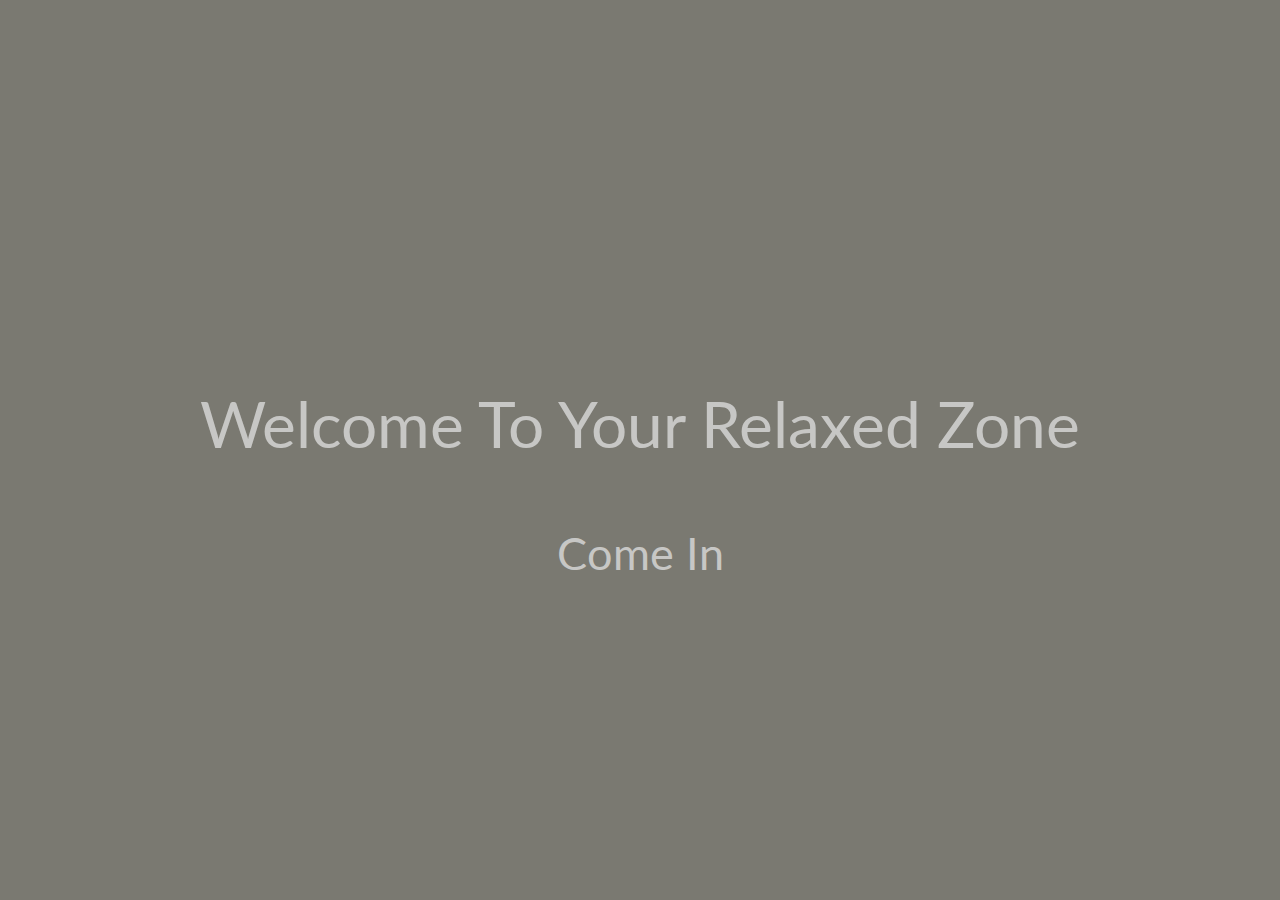
<file: index.html>
<!DOCTYPE html>
<html lang="en" dir="ltr">
  <head>
    <meta charset="utf-8">
    <link rel="stylesheet" type="text/css" href="style.css">

    <link rel="preconnect" href="https://fonts.googleapis.com">
    <link rel="preconnect" href="https://fonts.gstatic.com" crossorigin>
    <link href="https://fonts.googleapis.com/css2?family=Lato:wght@100&family=Quicksand:wght@300&display=swap" rel="stylesheet">

    <title></title>
  </head>
  <body>
    <div class="fadein">
      <p>Welcome To Your Relaxed Zone</p>
      <a class="comein" href="index01.html"> Come In </a>
    </div>

  </body>
</html>
</file>
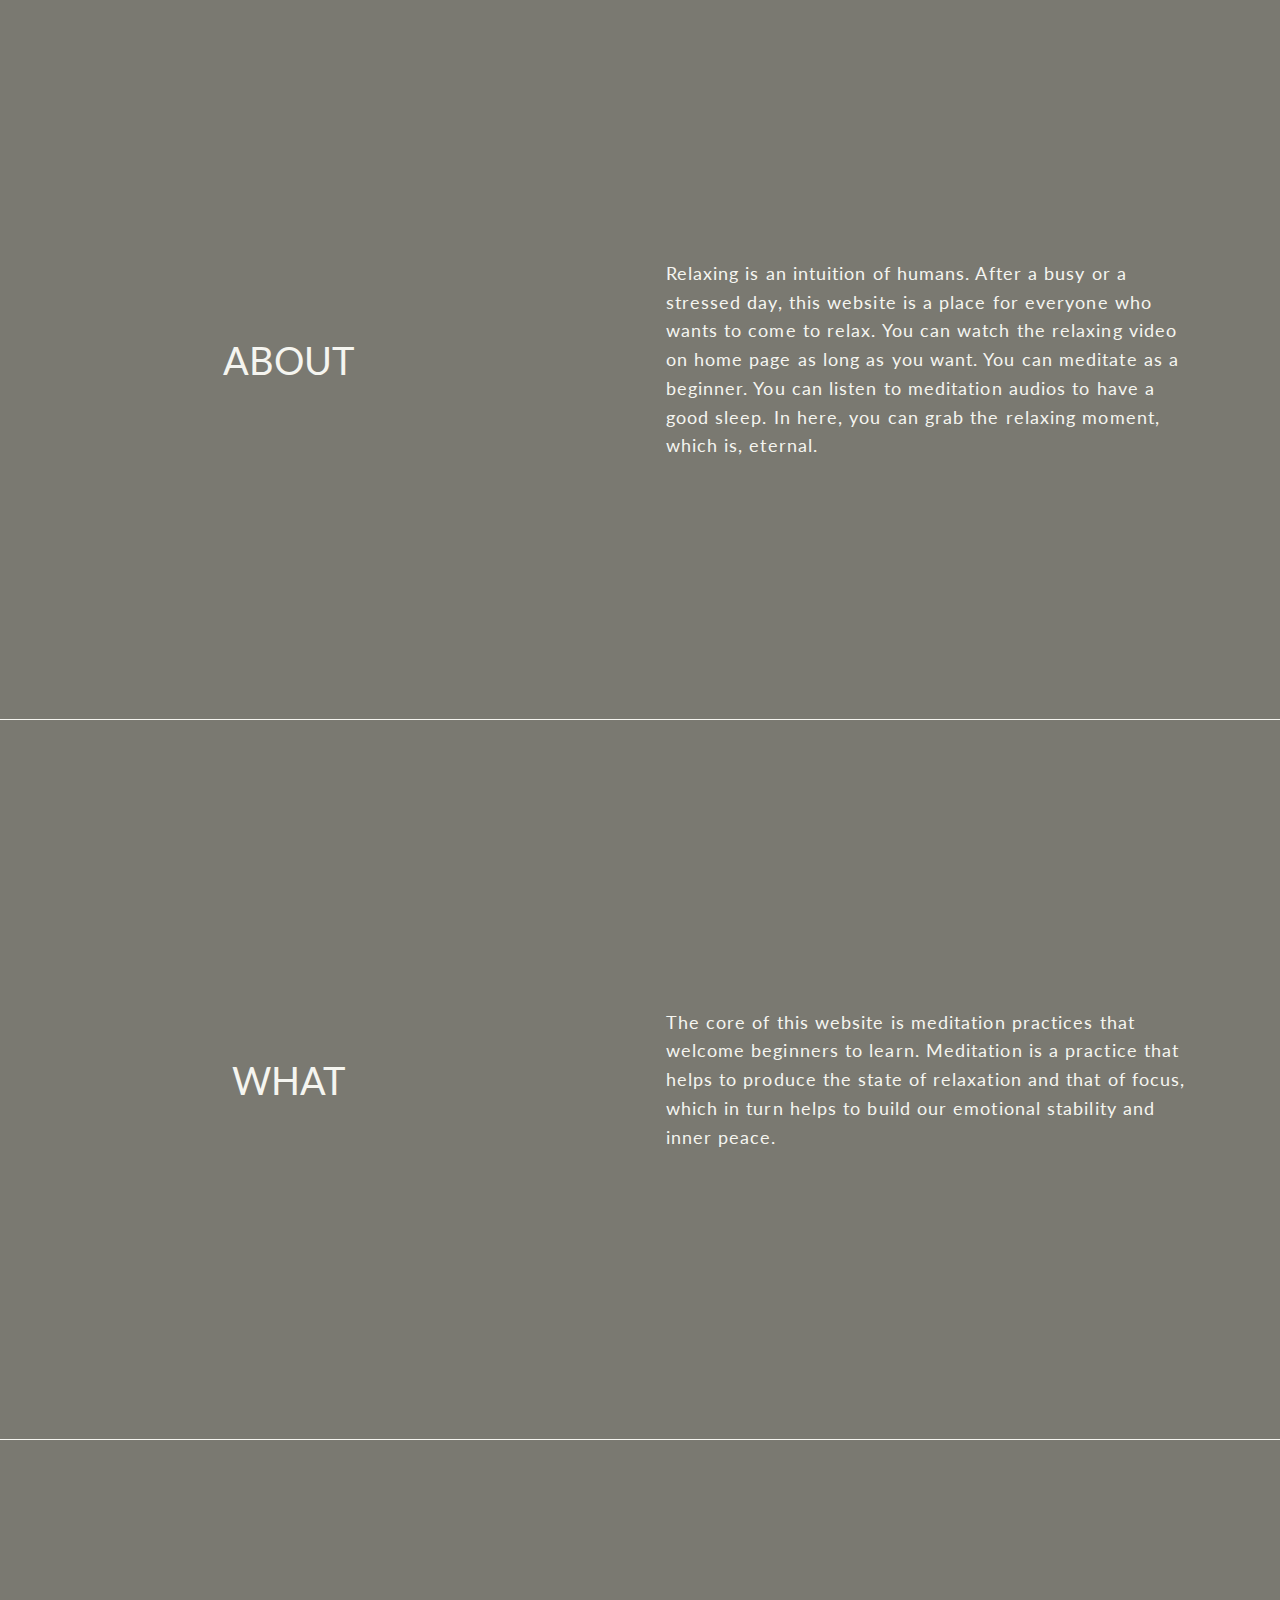
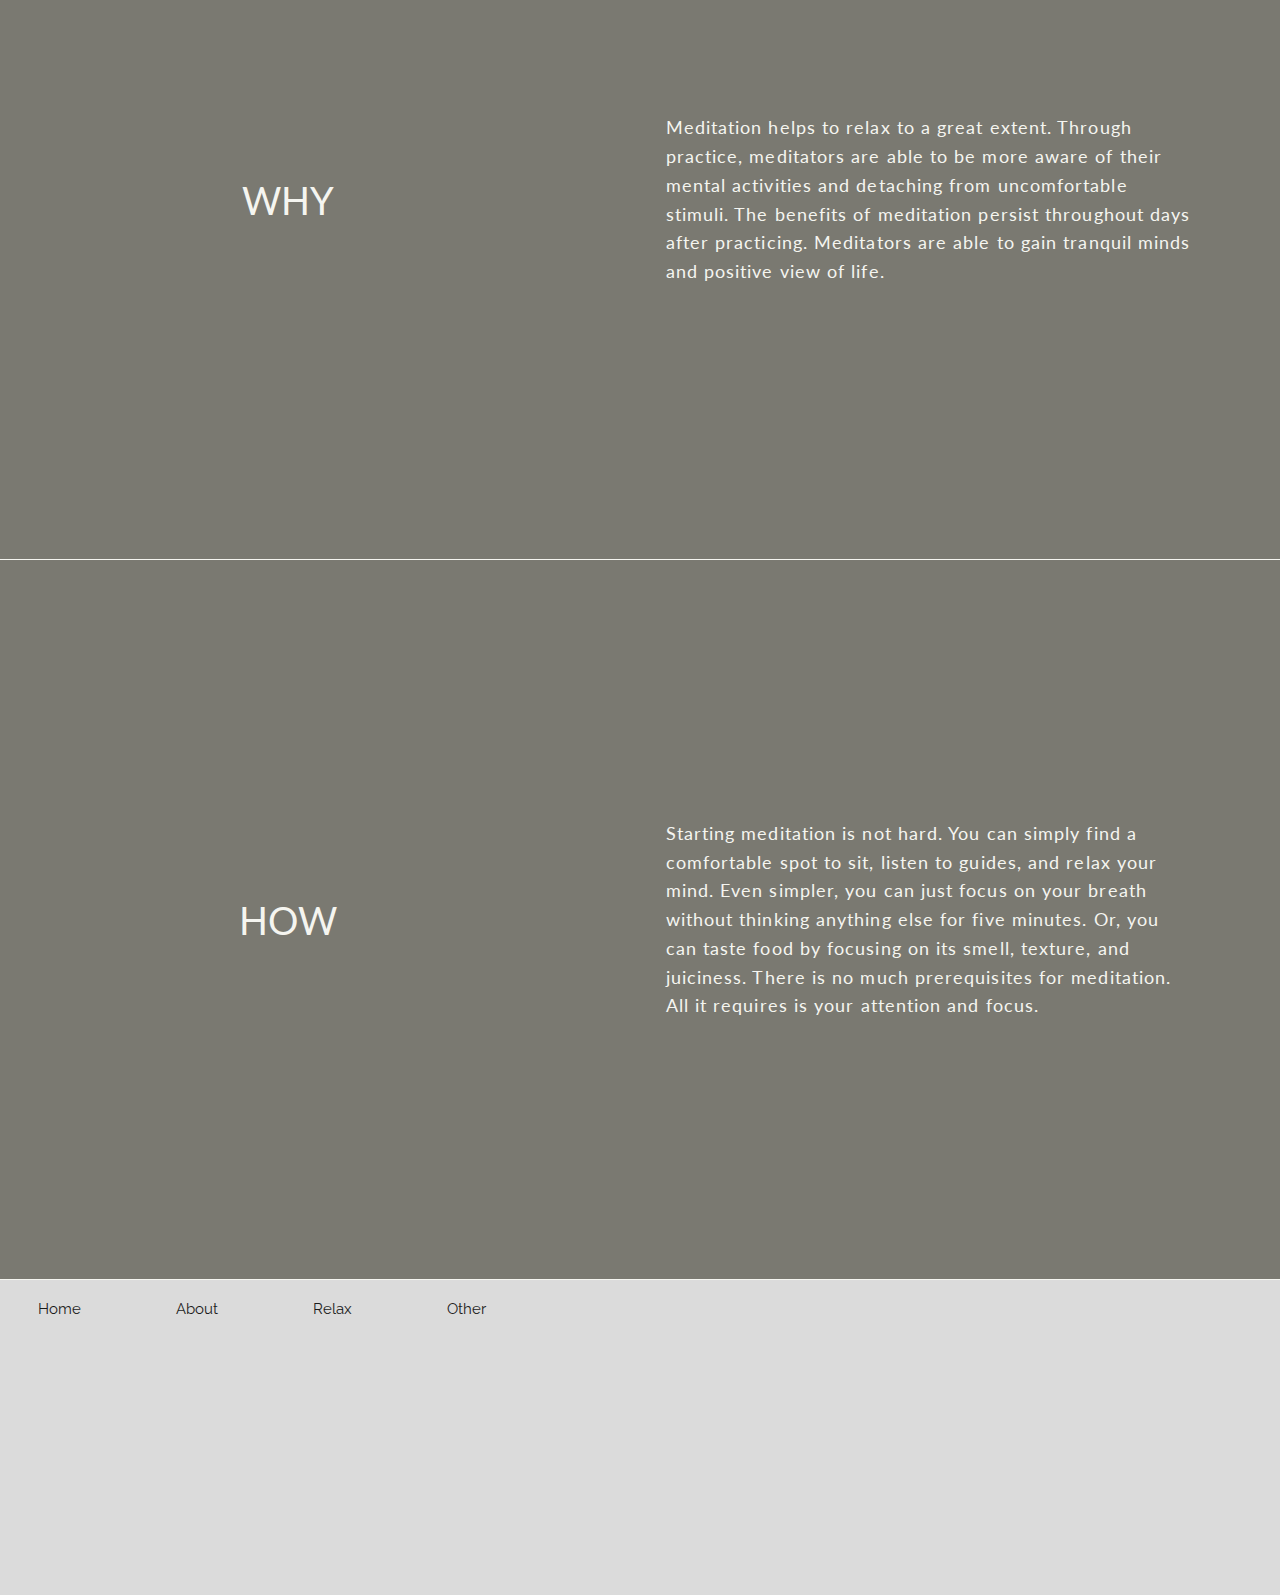
<file: index02.html>
<!DOCTYPE html>
<html lang="en" dir="ltr">
  <head>
    <meta charset="utf-8">

    <link rel="stylesheet" type="text/css" href="style.css">

    <link rel="preconnect" href="https://fonts.googleapis.com">
  <link rel="preconnect" href="https://fonts.gstatic.com" crossorigin>
  <link href="https://fonts.googleapis.com/css2?family=Lato:wght@100&family=Raleway:wght@200&display=swap" rel="stylesheet">
    <title></title>

  </head>

  <body>

    <div class="AbtTxt">
      <div class="abtweb">
        <p>ABOUT</p>
      </div>

      <div class="abtwebtxt">
        <p>Relaxing is an intuition of humans. After a busy or a stressed day, this website is a place for everyone who wants to come to relax. You can watch the relaxing video on home page as long as you want. You can meditate as a beginner. You can listen to meditation audios to have a good sleep. In here, you can grab the relaxing moment, which is, eternal.</p>
      </div>

      <div class="whatweb">
        <p>WHAT</p>
      </div>

      <div class="whatwebtxt">
        <p>The core of this website is meditation practices that welcome beginners to learn. Meditation is a practice that helps to produce the state of relaxation and that of focus, which in turn helps to build our emotional stability and inner peace. </p>
      </div>


      <div class="abtweb">
        <p>WHY</p>
      </div>

      <div class="abtwebtxt">
        <p>Meditation helps to relax to a great extent. Through practice, meditators are able to be more aware of their mental activities and detaching from uncomfortable stimuli. The benefits of meditation persist throughout days after practicing. Meditators are able to gain tranquil minds and positive view of life. </p>
      </div>

      <div class="whatweb">
        <p>HOW</p>
      </div>

      <div class="whatwebtxt">
        <p>Starting meditation is not hard. You can simply find a comfortable spot to sit, listen to guides, and relax your mind. Even simpler, you can just focus on your breath without thinking anything else for five minutes. Or, you can taste food by focusing on its smell, texture, and juiciness. There is no much prerequisites for meditation. All it requires is your attention and focus. </p>
      </div>



      <div class="Menu01">
        <div class="h"> <a class="menubar" href="index01.html"> Home </a> </div>
        <div class="a"> <a class="menubar" href="index02.html"> About </a> </div>
        <div class="r"> <a class="menubar" href="index03.html"> Relax </a> </div>
        <div class="o"> <a class="menubar" href="index04.html"> Other </a> </div>
      </div>

  </body>
</html>
</file>
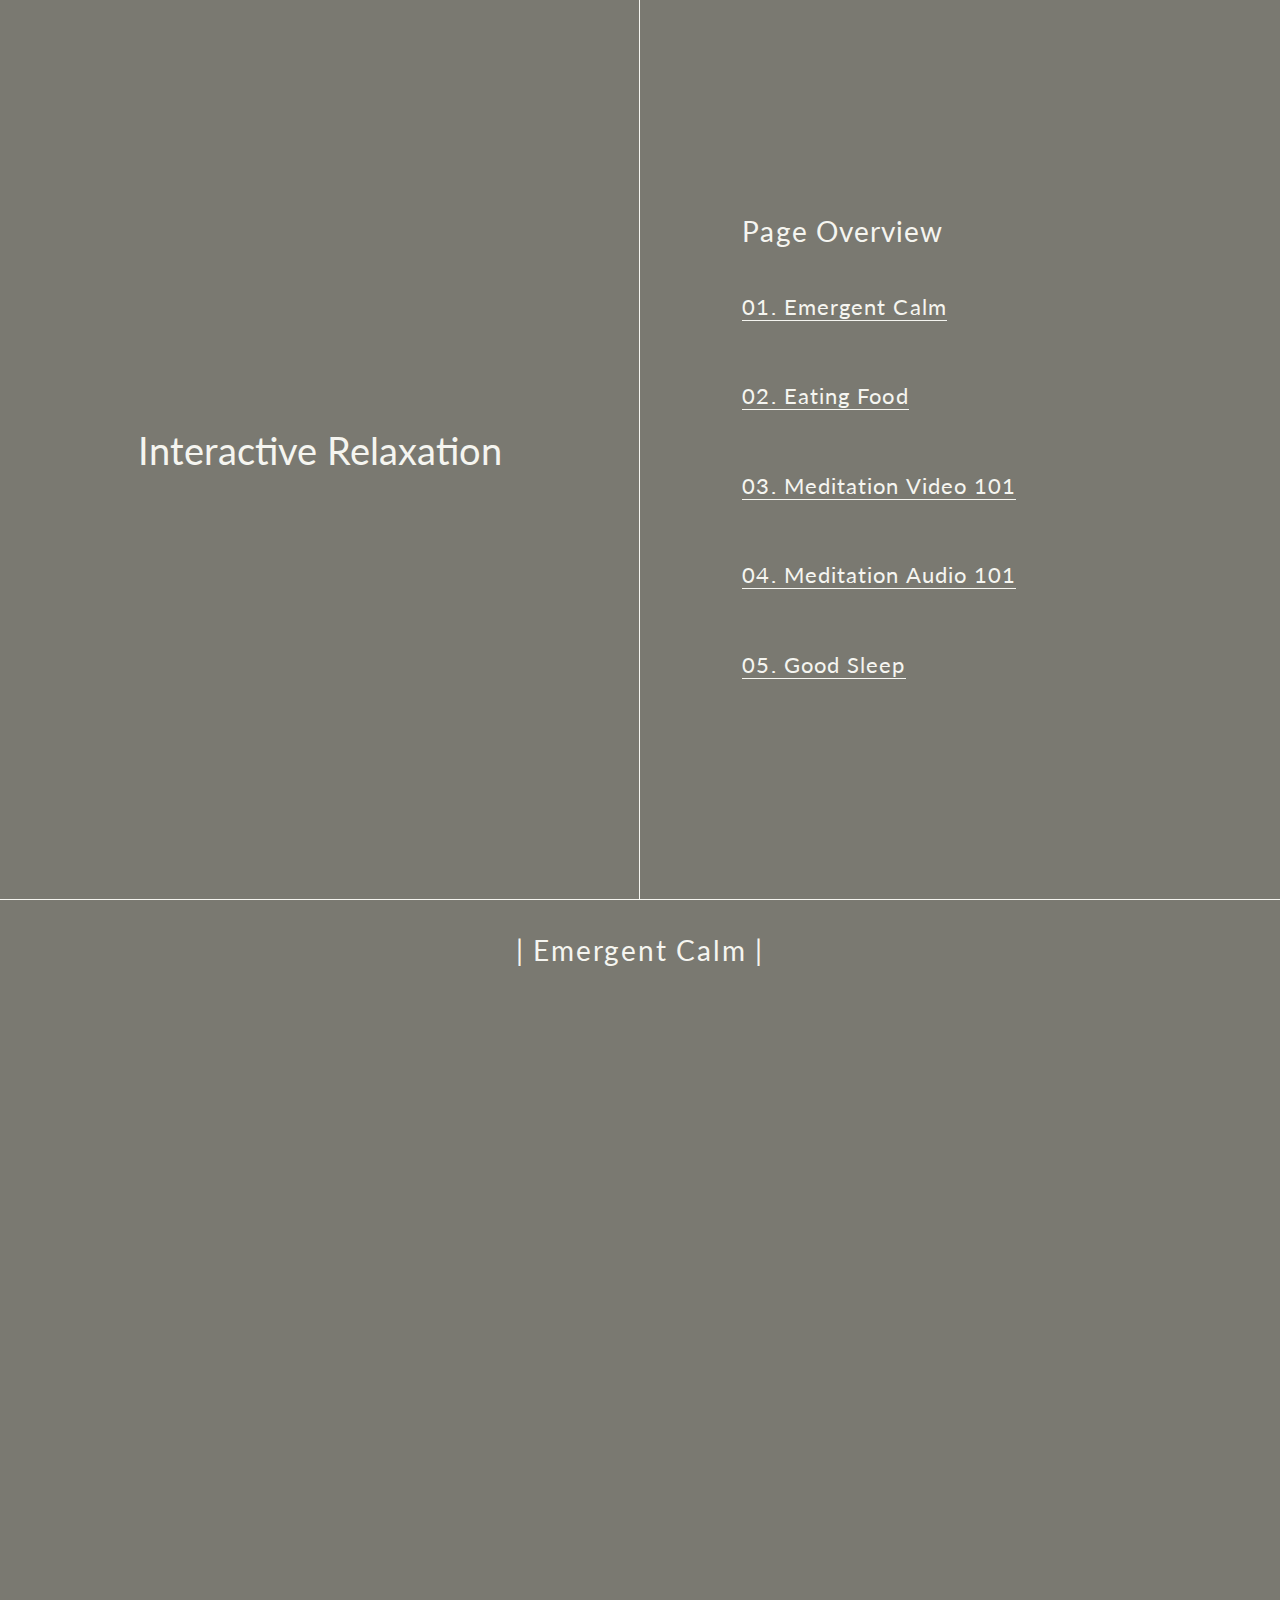
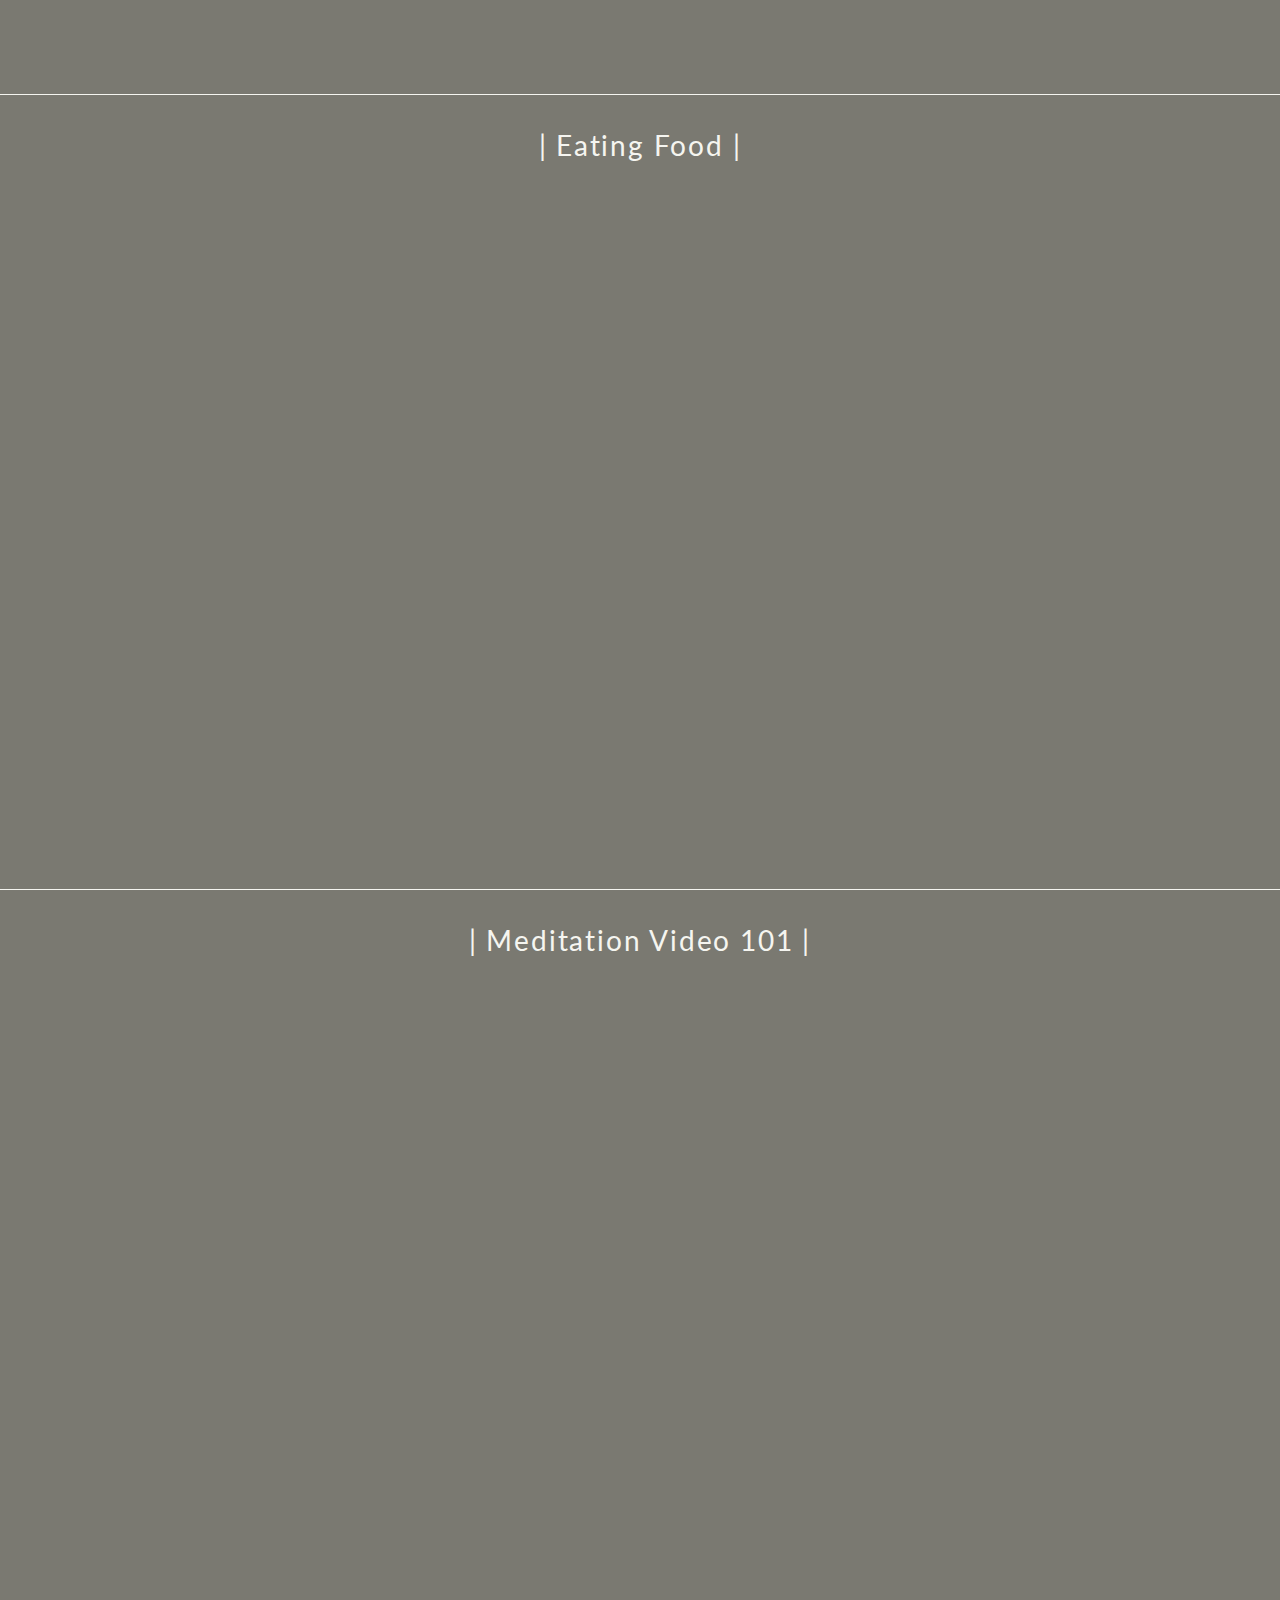
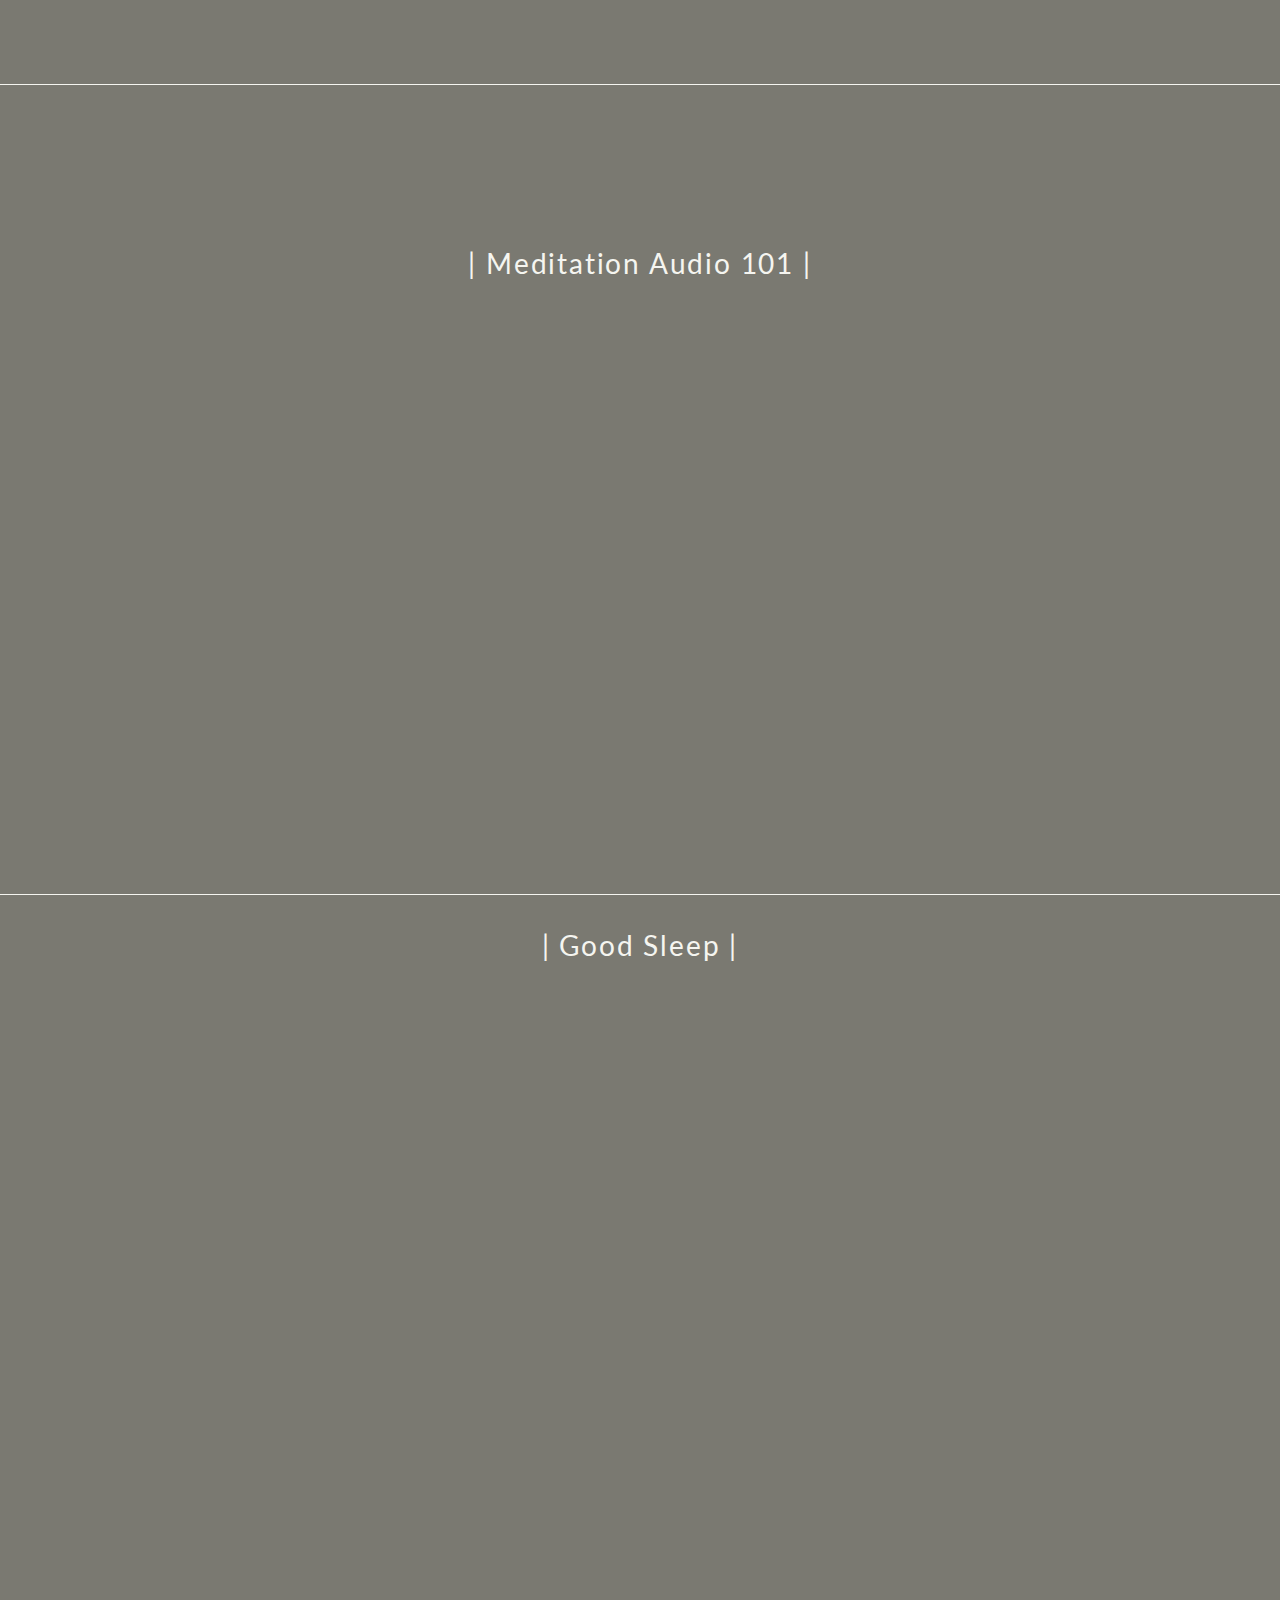
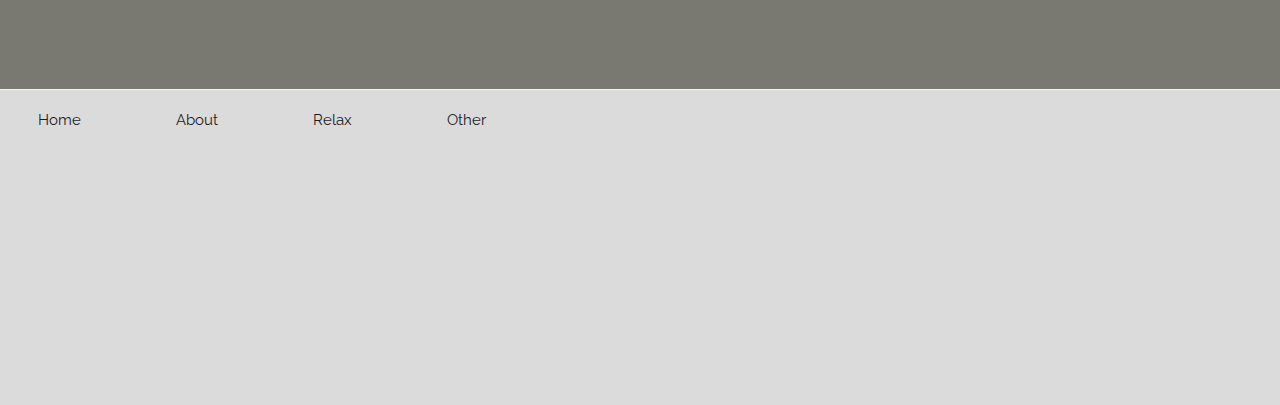
<file: index03.html>
<!DOCTYPE html>
<html lang="en" dir="ltr">
  <head>
    <meta charset="utf-8">

    <link rel="stylesheet" type="text/css" href="style.css">

    <link rel="preconnect" href="https://fonts.googleapis.com">
  <link rel="preconnect" href="https://fonts.gstatic.com" crossorigin>
  <link href="https://fonts.googleapis.com/css2?family=Lato:wght@100&family=Raleway:wght@200&display=swap" rel="stylesheet">
    <title></title>
  </head>
  <body>
  <div class="meditationpage">

    <div class="relaxationtitle">
      <p>Interactive Relaxation</p>
    </div>

    <div class="meditationmenu">
      <div class="meditationsubmenu01"><p>Page Overview</p></div>
      <div class="meditationsubmenu"><p><a class="subweb" href="#01">01. Emergent Calm</a></p></div>
      <div class="meditationsubmenu"><p><a class="subweb" href="#02">02. Eating Food</a></p></div>
      <div class="meditationsubmenu"><p><a class="subweb" href="#03">03. Meditation Video 101</a></p></div>
      <div class="meditationsubmenu"><p><a class="subweb" href="#04">04. Meditation Audio 101</a></p></div>
      <div class="meditationsubmenu"><p><a class="subweb" href="#08">05. Good Sleep</a></p></div>
    </div>
  </div>

  <div class="meditation">
    <div class="relaxtexts">
      <p id="01">| Emergent Calm |</p>
    </div>
    <div class="emergentcalmdownvideo">
      <iframe class="videoemergent" src="https://www.youtube.com/embed/aNXKjGFUlMs" title="YouTube video player" frameborder="0" allow="accelerometer; autoplay; clipboard-write; encrypted-media; gyroscope; picture-in-picture" allowfullscreen></iframe>
    </div>
  </div>

  <div class="meditation">
    <div class="relaxtexts">
      <p id="02">| Eating Food |</p>
    </div>
    <div class="emergentcalmdownvideo">
      <iframe class="videoemergent" src="https://www.youtube.com/embed/eY54f3dyhcI?start=5" title="YouTube video player" frameborder="0" allow="accelerometer; autoplay; clipboard-write; encrypted-media; gyroscope; picture-in-picture" allowfullscreen></iframe>
    </div>
  </div>

  <div class="meditation">
    <div class="relaxtexts">
      <p id="03">| Meditation Video 101 |</p>
    </div>
    <div class="emergentcalmdownvideo">
      <iframe class="videoemergent" src="https://www.youtube.com/embed/U9YKY7fdwyg" title="YouTube video player" frameborder="0" allow="accelerometer; autoplay; clipboard-write; encrypted-media; gyroscope; picture-in-picture" allowfullscreen></iframe>
    </div>
  </div>

  <div class="meditationaudio">
    <div class="relaxtexts">
      <p id="04">| Meditation Audio 101 |</p>
    </div>
    <div class="meditationspotify">
      <iframe style="border-radius:12px" src="https://open.spotify.com/embed/episode/4Fno9R5jQjtQ7vxXFrsiCy?utm_source=generator" width="100%" height="232" frameBorder="0" allowfullscreen="" allow="autoplay; clipboard-write; encrypted-media; fullscreen; picture-in-picture"></iframe>
    </div>
  </div>

  <div class="meditation">
    <div class="relaxtexts">
      <p id="08">| Good Sleep |</p>
    </div>
    <div class="emergentcalmdownvideo">
        <iframe class="videoemergent" src="https://www.youtube.com/embed/DBhadQTCBeo" title="YouTube video player" frameborder="0" allow="accelerometer; autoplay; clipboard-write; encrypted-media; gyroscope; picture-in-picture" allowfullscreen></iframe>
    </div>
  </div>


    <div class="Menu01">
      <div class="h"> <a class="menubar" href="index01.html"> Home </a> </div>
      <div class="a"> <a class="menubar" href="index02.html"> About </a> </div>
      <div class="r"> <a class="menubar" href="index03.html"> Relax </a> </div>
      <div class="o"> <a class="menubar" href="index04.html"> Other </a> </div>
    </div>



  </body>
</html>
</file>
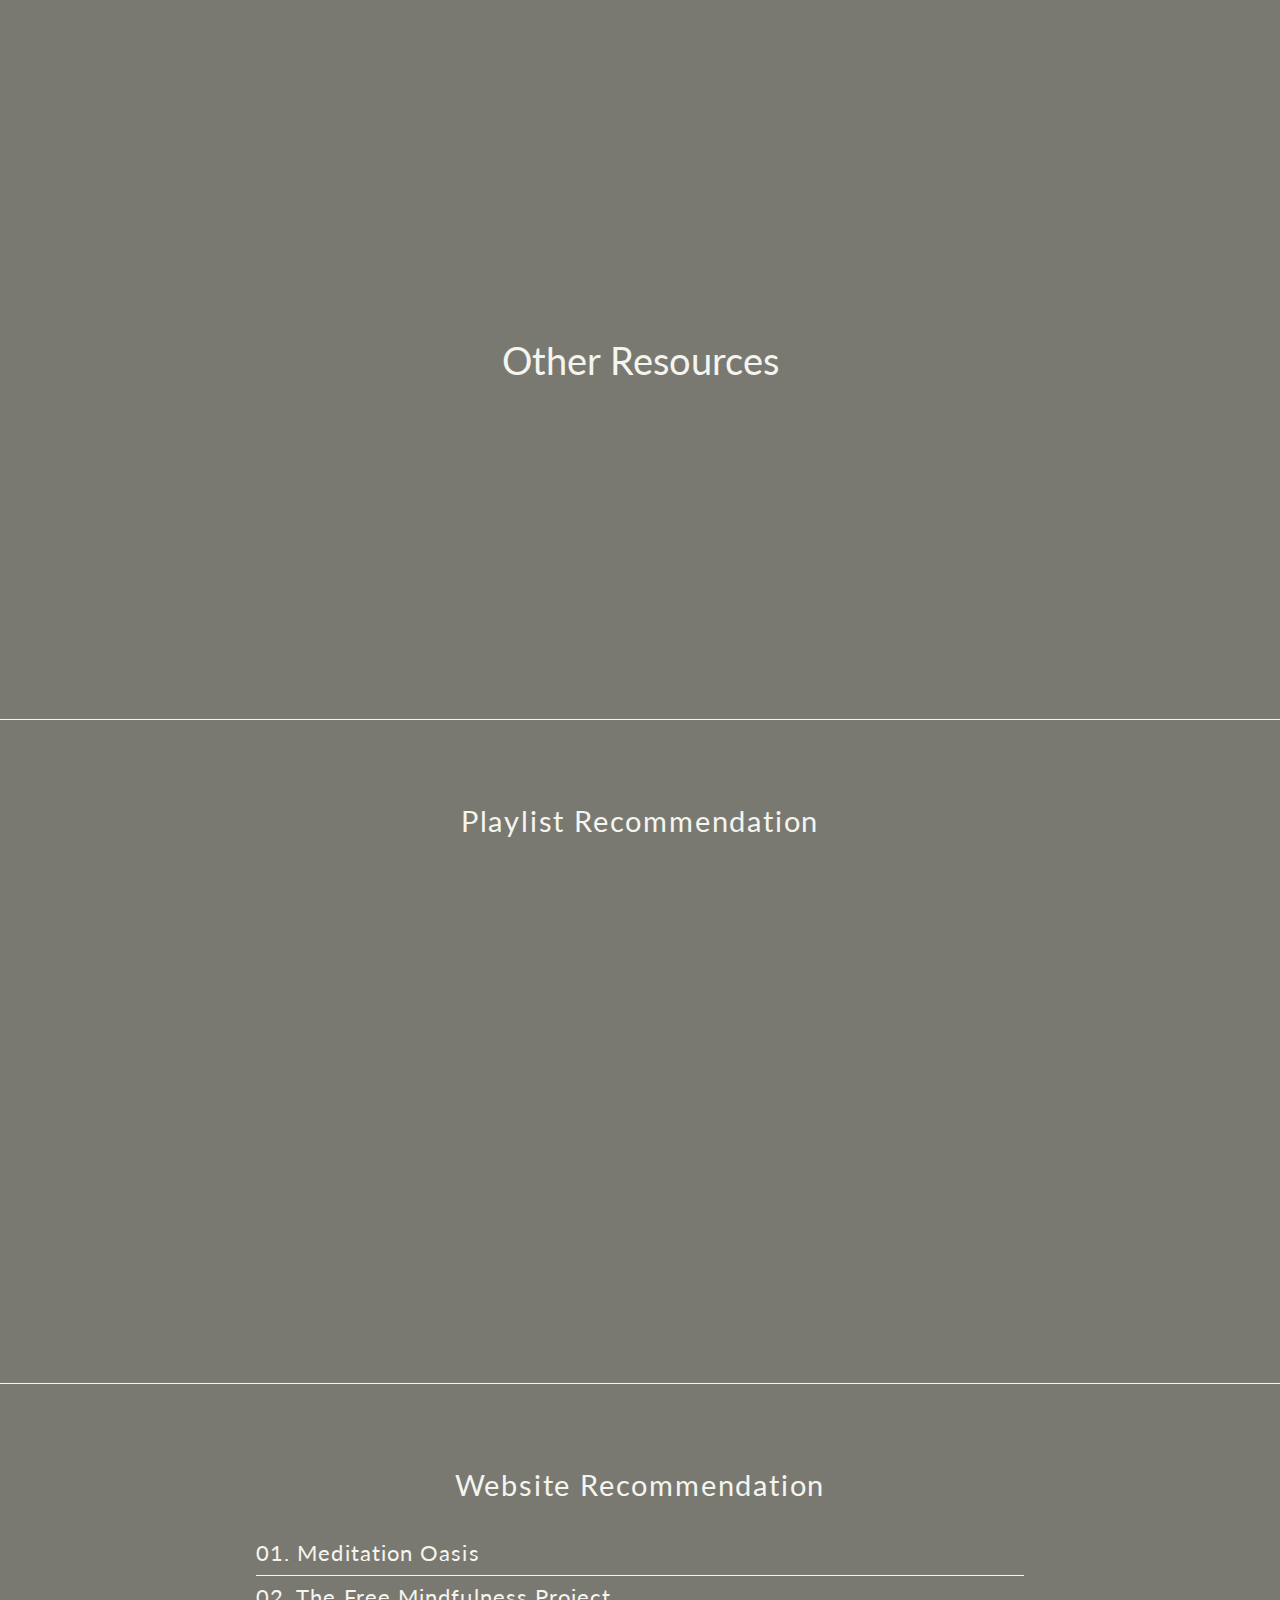
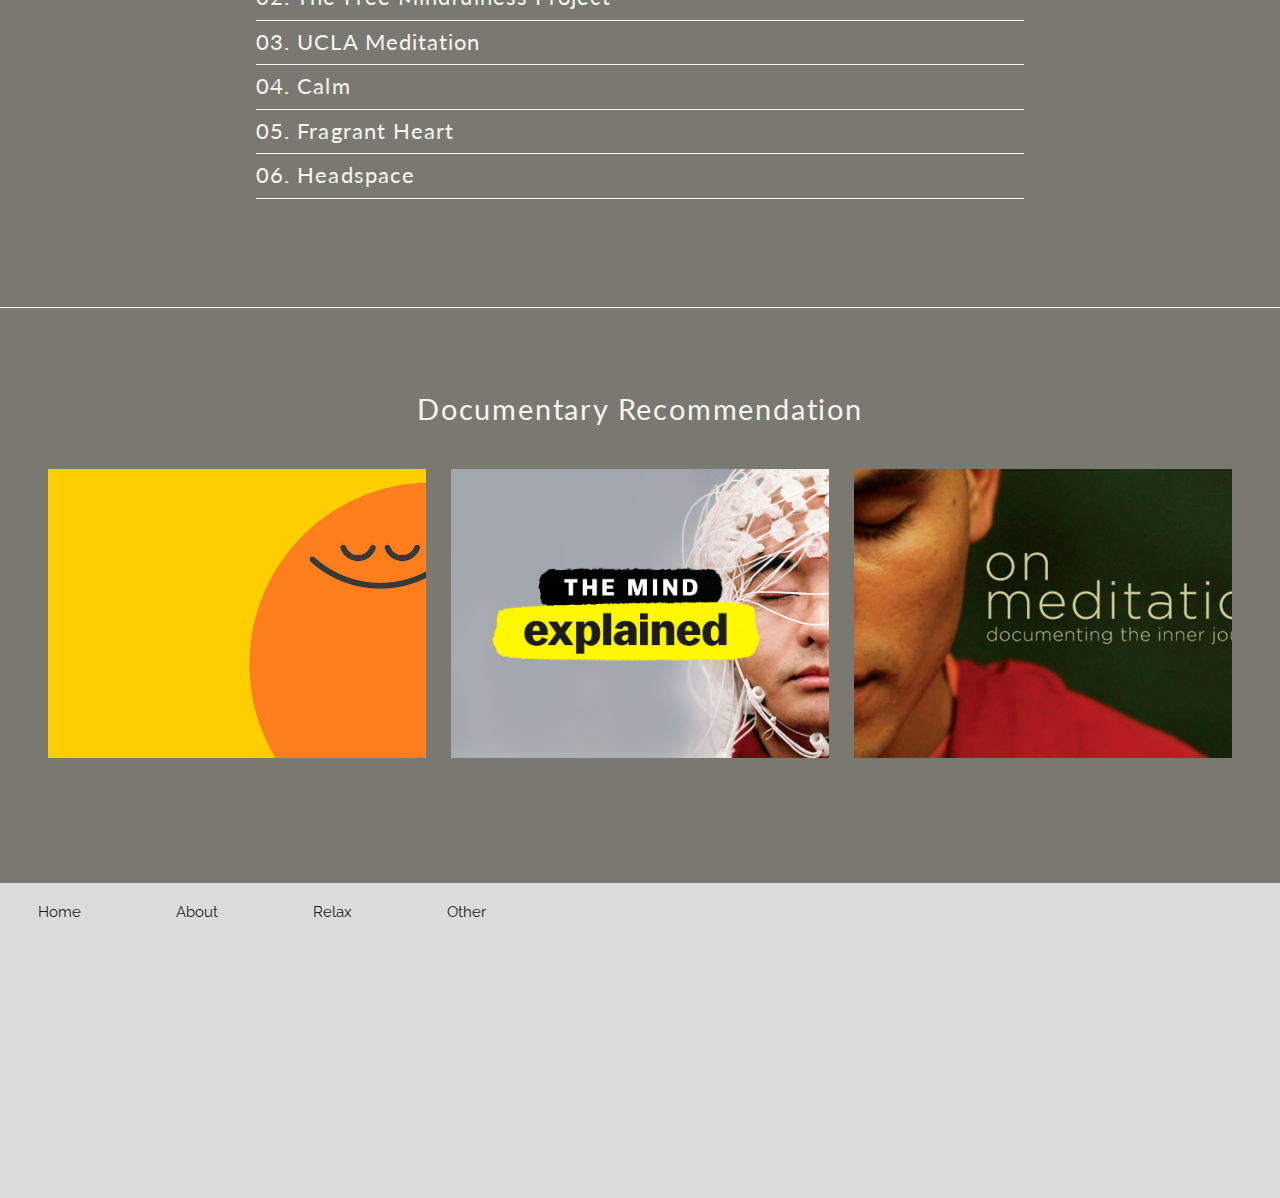
<file: index04.html>
<!DOCTYPE html>
<html lang="en" dir="ltr">
  <head>
    <meta charset="utf-8">

      <link rel="stylesheet" type="text/css" href="style.css">

      <link rel="preconnect" href="https://fonts.googleapis.com">
  <link rel="preconnect" href="https://fonts.gstatic.com" crossorigin>
  <link href="https://fonts.googleapis.com/css2?family=Lato:wght@100&family=Raleway:wght@200&display=swap" rel="stylesheet">
  </head>
  <body>
    <div class="minititle">
      <p>Other Resources</p>
    </div>



<div class="playlists">
  <div class="subplaylists">
    <p>Playlist Recommendation</p>
  </div>
  <div class="links">
    <iframe style="border-radius:12px" src="https://open.spotify.com/embed/artist/4GLYyR12mcN6csCeLaqSKo?utm_source=generator" width="100%" height="380" frameBorder="0" allowfullscreen="" allow="autoplay; clipboard-write; encrypted-media; fullscreen; picture-in-picture"></iframe>
    <iframe style="border-radius:12px" src="https://open.spotify.com/embed/artist/7zwiFdY90oXzLh1Wz22oEq?utm_source=generator" width="100%" height="380" frameBorder="0" allowfullscreen="" allow="autoplay; clipboard-write; encrypted-media; fullscreen; picture-in-picture"></iframe>
    <iframe style="border-radius:12px" src="https://open.spotify.com/embed/playlist/37i9dQZF1DWZqd5JICZI0u?utm_source=generator" width="100%" height="380" frameBorder="0" allowfullscreen="" allow="autoplay; clipboard-write; encrypted-media; fullscreen; picture-in-picture"></iframe>
  </div>
</div>

<div class="websites">

  <div class="subtxt">
    <p>Website Recommendation</p>
  </div>
  <a class="subweb" href="https://www.meditationoasis.com/"> 01. Meditation Oasis</a>
  <a class="subweb" href="https://www.freemindfulness.org/welcome"> 02. The Free Mindfulness Project </a>
  <a class="subweb" href="http://marc.ucla.edu/body.cfm?id=22"> 03. UCLA Meditation </a>
  <a class="subweb" href="https://www.calm.com/"> 04. Calm</a>
  <a class="subweb" href="https://www.fragrantheart.com/cms/free-audio-meditations"> 05. Fragrant Heart</a>
  <a class="subweb" href="https://www.headspace.com/"> 06. Headspace </a>
</div>

<div class="documentary">
  <div class="subplaylists">
    <p>Documentary Recommendation</p>
  </div>

  <div class="imagesubholder">
    <a class="documentaryimg" href="https://www.netflix.com/title/81280926">
    <img src="headspace.jpeg">
  </div>

  <div class="imagesubholder">
    <a class="documentaryimg" href="https://www.netflix.com/title/81098586">
    <img src="the mind.jpeg">
  </div>

  <div class="imagesubholder">
    <a class="documentaryimg" href="https://www.amazon.com/Meditation-David-Lynch/dp/B01MXVQONR">
    <img src="on meditation.jpeg">
  </div>

</div>

    </div>
    <div class="Menu01">
      <div class="h"> <a class="menubar" href="index01.html"> Home </a> </div>
      <div class="a"> <a class="menubar" href="index02.html"> About </a> </div>
      <div class="r"> <a class="menubar" href="index03.html"> Relax </a> </div>
      <div class="o"> <a class="menubar" href="index04.html"> Other </a> </div>
    </div>
  </body>
</html>
</file>
<file: style.css>
*{
  box-sizing: border-box;
}

body,html{
  padding:0px;
  margin:0px;
}

body{
  background-color: rgba(89, 87, 78, 0.8);
  display: flex;
  flex-wrap: wrap;
  justify-content: center;
}

/*Welcome Page*/
@keyframes fadein{
  from {opacity: 0;}
  to {opacity: 1;}
}

html {
  scroll-behavior: smooth;
}

.fadein{
  animation-name: fadein;
  animation-duration: 4s;
  display: flex;
  justify-content: center;
  flex-direction: column;
  align-items: center;
  height: 100vh;
  width: 100%;
  font-family: 'Lato', sans-serif;
  color: rgb(199, 199, 197);
  font-size: 5vmax;
}

a.comein:link, a.comein:visited{
  text-decoration: none;
  color: rgb(199, 199, 197);
  font-size: 3.5vmax;
}

a.comein:hover{
  font-size: 3vmax;
  border-bottom: 1px solid rgb(199, 199, 197);
  transition: 1s;
}

/*home page*/
.welcome{
  width:90vw;
  height: 50.6vw;
  padding-top: 9vh;

}

.video1{
  width: 100%;
  height: 100%;
}

.Title{
  display: flex;
  width: 100%;
  flex-wrap: wrap;
  justify-content: center;
  font-family:'Raleway', sans-serif;
  font-size: 4vmax;
  color: rgb(245, 245, 240);
  margin-top: 1vh;
}

.Menu01{
  display: flex;
  width: 100%;
  height: 35vh;
  flex-wrap: wrap;
  font-family: 'Raleway', sans-serif;
  font-size: 1.17vmax;
  background-color: rgba(219, 219, 219);
  padding-left: 3vw;
  padding-top: 1.6vw;
}

a:link, a:visited{
  text-decoration: none;
  color: rgb(27, 27, 27);
}

a:hover{
  text-decoration: underline;
}

.h{
  margin-right: 7.4vw;

}
.a{
  margin-right: 7.4vw;
}
.r{
  margin-right: 7.4vw;
}
.o{
  margin-right: 7.4vw;
}

/*about page*/
.Menu{
  display: flex;
  position: fixed;
  font-family: 'Lato', sans-serif;
  width: 100%;
  top: 0px;
  left: 0px;
  height: 16vh;
  font-size: 1.35vmax;
  padding-left: 3vw;
  padding-top: 2vw;
  background-color: rgb(199, 199, 197);
}

a.menubar:link, a.menubar:visited{
  color: rgb(27, 27, 27);

}

.AbtTxt{
  display: flex;
  justify-content: center;
  flex-wrap: wrap;
  width: 100%;
}

.abtweb{
  display: flex;
  align-items: center;
  border-bottom: 1px solid rgb(245, 245, 240);
  width: 45vw;
  display: flex;
  justify-content: center;
  height: 80vh;
  font-family: 'Lato', sans-serif;
  font-size: 3vmax;
  color: rgb(245, 245, 240);                                                                                                        ew
}

.abtwebtxt{
  width: 55vw;
  display: flex;
  justify-content: center;
  border-bottom: 1px solid rgb(245, 245, 240);
  align-items: center;
  height: 80vh;
  font-family: 'Lato', sans-serif;
  font-size: 1.4vmax;
  line-height: 1.6;
  letter-spacing: 0.12vmin;
  padding: 7vw;
  color: rgb(245, 245, 240);
}

.whatweb{
  display: flex;
  align-items: center;
  border-bottom: 1px solid rgb(245, 245, 240);
  width: 45vw;
  height: 80vh;
  display: flex;
  justify-content: center;
  font-family: 'Lato', sans-serif;
  font-size: 3vmax;
  color: rgb(245, 245, 240);
}

.whatwebtxt{
  width: 55vw;
  display: flex;
  justify-content: center;
  align-items: center;
  border-bottom: 1px solid rgb(245, 245, 240);
  height: 80vh;
  font-family: 'Lato', sans-serif;
  font-size: 1.4vmax;
  line-height: 1.6;
  letter-spacing: 0.12vmin;
  padding: 7vw;
  color: rgb(245, 245, 240);
}

/*Relax Page*/
.meditationpage{
  display: flex;
  justify-content: center;
  align-items: center;
}

.relaxationtitle{
  display: flex;
  justify-content: center;
  align-items: center;
  width: 50vw;
  height: 100vh;
  border-bottom: 1px solid rgb(245, 245, 240);
  color: rgb(245, 245, 240);
  font-size: 3vmax;
  font-family: 'Lato', sans-serif;
  border-right: 1px solid rgb(245, 245, 240);
}

.meditation{
  display: flex;
  width: 100%;
  flex-wrap: wrap;
  justify-content: center;
  border-bottom: 1px solid rgb(245, 245, 240);
}

.meditationmenu{
  display: flex;
  width: 50vw;
  height: 100vh;
  flex-wrap: wrap;
  justify-content: center;
  border-bottom: 1px solid rgb(245, 245, 240);
  flex-direction: column;
  font-family: 'Lato', sans-serif;
  line-height: 1.6;
  letter-spacing: 0.12vmin;
  color: rgb(245, 245, 240);
  padding-left: 8vmax;
}

.meditationsubmenu01{
  display: flex;
  width: 40vw;
  height: 7vmax;
  flex-wrap: wrap;
  justify-content: flex-start;
  font-size: 2.2vmax;
}

.meditationsubmenu{
  display: flex;
  width: 30vw;
  height: 7vmax;
  flex-wrap: wrap;
  justify-content: flex-start;
  font-size: 1.2vmax;
}

.relaxtexts{
  display: flex;
  font-family: 'Lato', sans-serif;
  font-size: 2.2vmax;
  line-height: 1.6;
  letter-spacing: 0.2vmin;
  color: rgb(245, 245, 240);
}

.emergentcalmdownvideo{
  width:100vw;
  display: flex;
  justify-content: center;
  padding-bottom: 5vh;
}

.videoemergent{
  width:90vw;
  height: 50.6vw;
}

.meditationaudio{
  width: 100%;
  height: 90vh;
  display: flex;
  justify-content: center;
  align-items: center;
  flex-wrap: wrap;
  padding-top: 2vh;
  border-bottom: 1px solid rgb(245, 245, 240);
}

.meditationspotify{
  width:90vw;
  display: flex;
  justify-content: center;
  margin-bottom: 2vh;
}

/*Other Page*/
.minititle{
  display: flex;
  justify-content: center;
  align-items: center;
  width: 100%;
  height: 80vh;
  border-bottom: 1px solid rgb(245, 245, 240);
  color: rgb(245, 245, 240);
  font-size: 3vmax;
  font-family: 'Lato', sans-serif;
}

.websites{
  display: flex;
  width: 100%;
  justify-content: center;
  align-items: center;
  flex-direction: column;
  flex-wrap: wrap;
  font-family: 'Lato', sans-serif;
  padding-top: 6vh;
  padding-bottom: 12vh;
  border-bottom: 1px solid rgb(245, 245, 240);

}

.subtxt{
  font-family: 'Lato', sans-serif;
  color: rgb(245, 245, 240);
  font-size: 2.3vmax;
  letter-spacing: 0.2vmin;
}

.subweb{
  width: 60vw;
  border-bottom: 1px solid rgb(245, 245, 240);
}

a.subweb:link, a:visited{
  color: rgb(245, 245, 240);
  font-size: 1.7vmax;
  line-height: 2;
  letter-spacing: 0.12vmin;
}

a.subweb:hover{
  text-decoration: none;
  font-size: 2vmax;
  transition: 0.5s;
}

.playlists{
  display: flex;
  flex-wrap: wrap;
  justify-content: center;
  align-items: center;
  flex-direction: row;
  width: 100%;
  padding-top: 6vh;
  padding-bottom: 12vh;
  border-bottom: 1px solid rgb(245, 245, 240);
}

.subplaylists{
  display: flex;
  flex-wrap: wrap;
  justify-content: center;
  align-items: center;
  font-family: 'Lato', sans-serif;
  color: rgb(245, 245, 240);
  font-size: 2.3vmax;
  letter-spacing: 0.2vmin;
  width: 100vw;
}

.links{
  display: flex;
  flex-direction: row;
  justify-content: space-between;
  width: 80vw;
  padding-top: 3vh;
}

.documentary{
  display: flex;
  flex-wrap: wrap;
  justify-content: center;
  align-items: center;
  padding-top: 6vh;
  padding-bottom: 12vh;
}

.imagesubholder img{
  width: 31.5vw;
  height: 35vh;
  object-fit: cover;
  padding: 1vmax;
}

.imagesubholder:hover{
  opacity: 0.45;
  transition: 0.6s;
}
</file>
